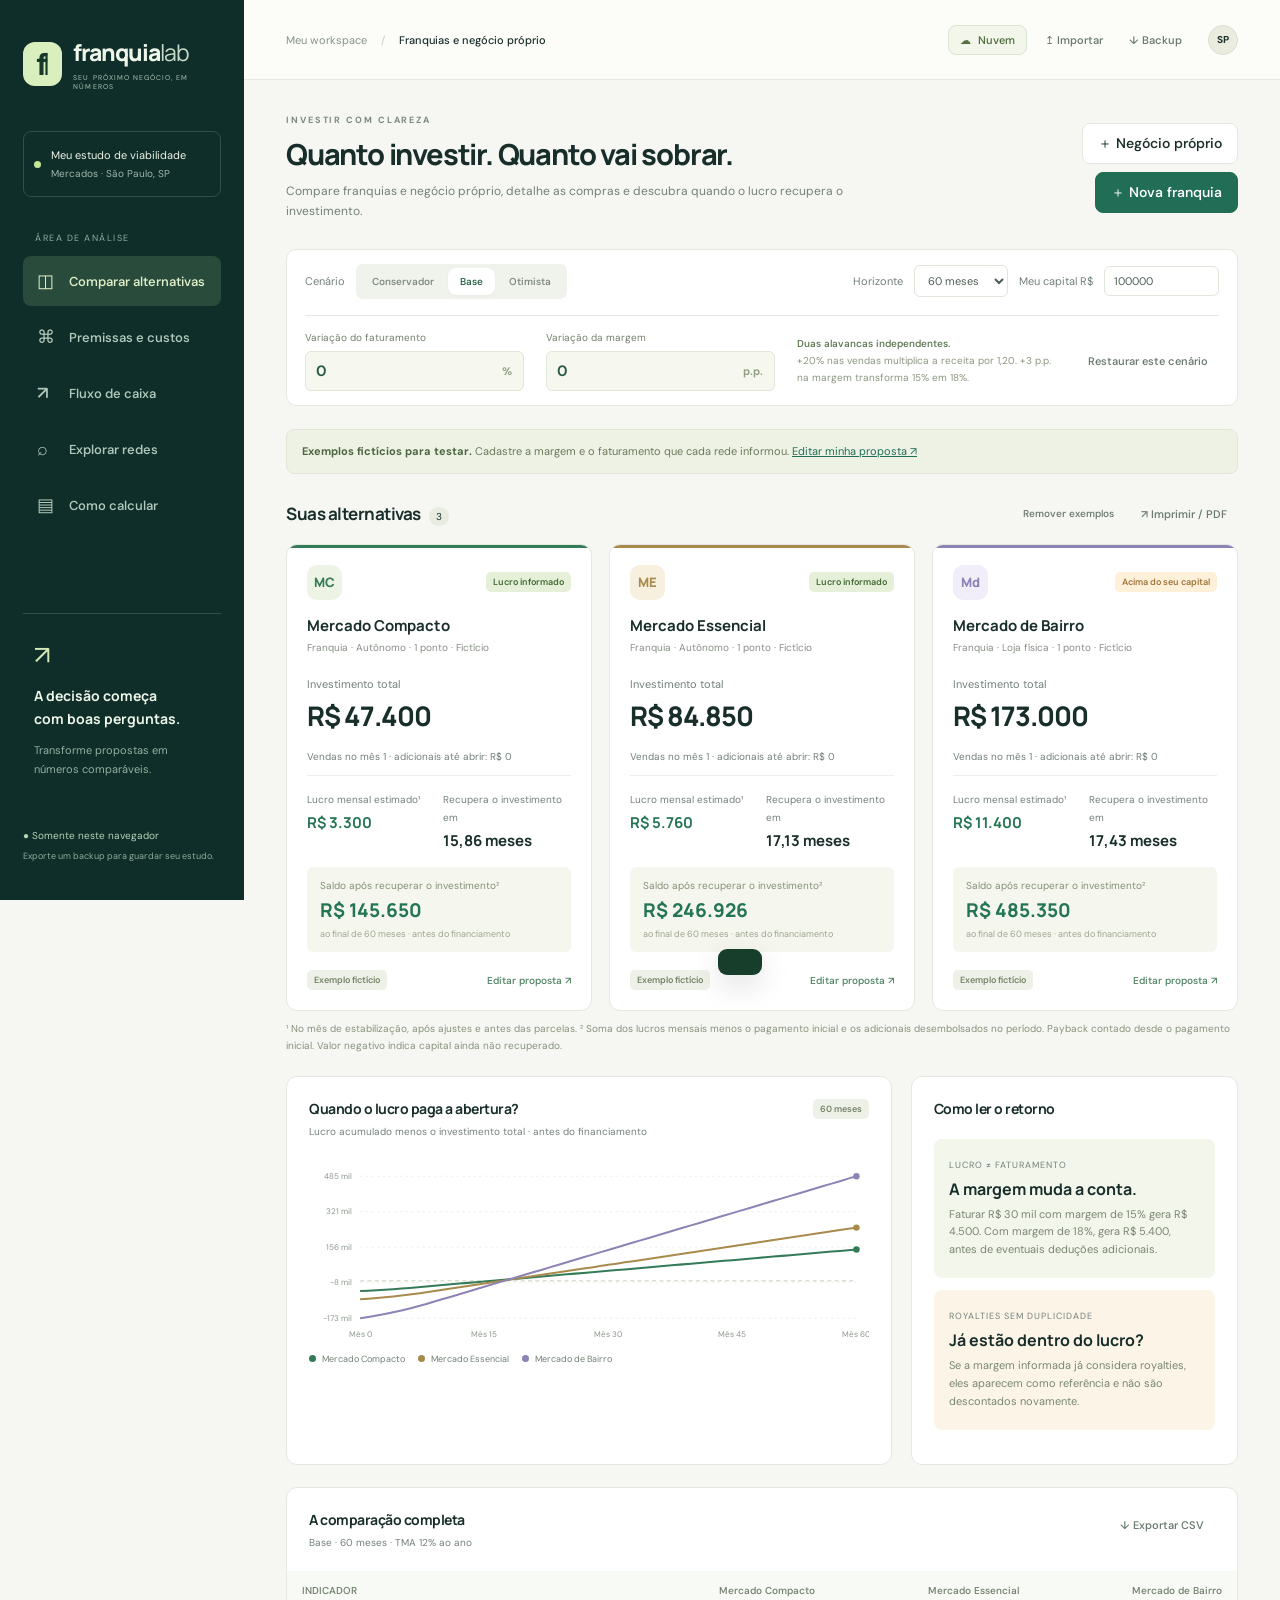
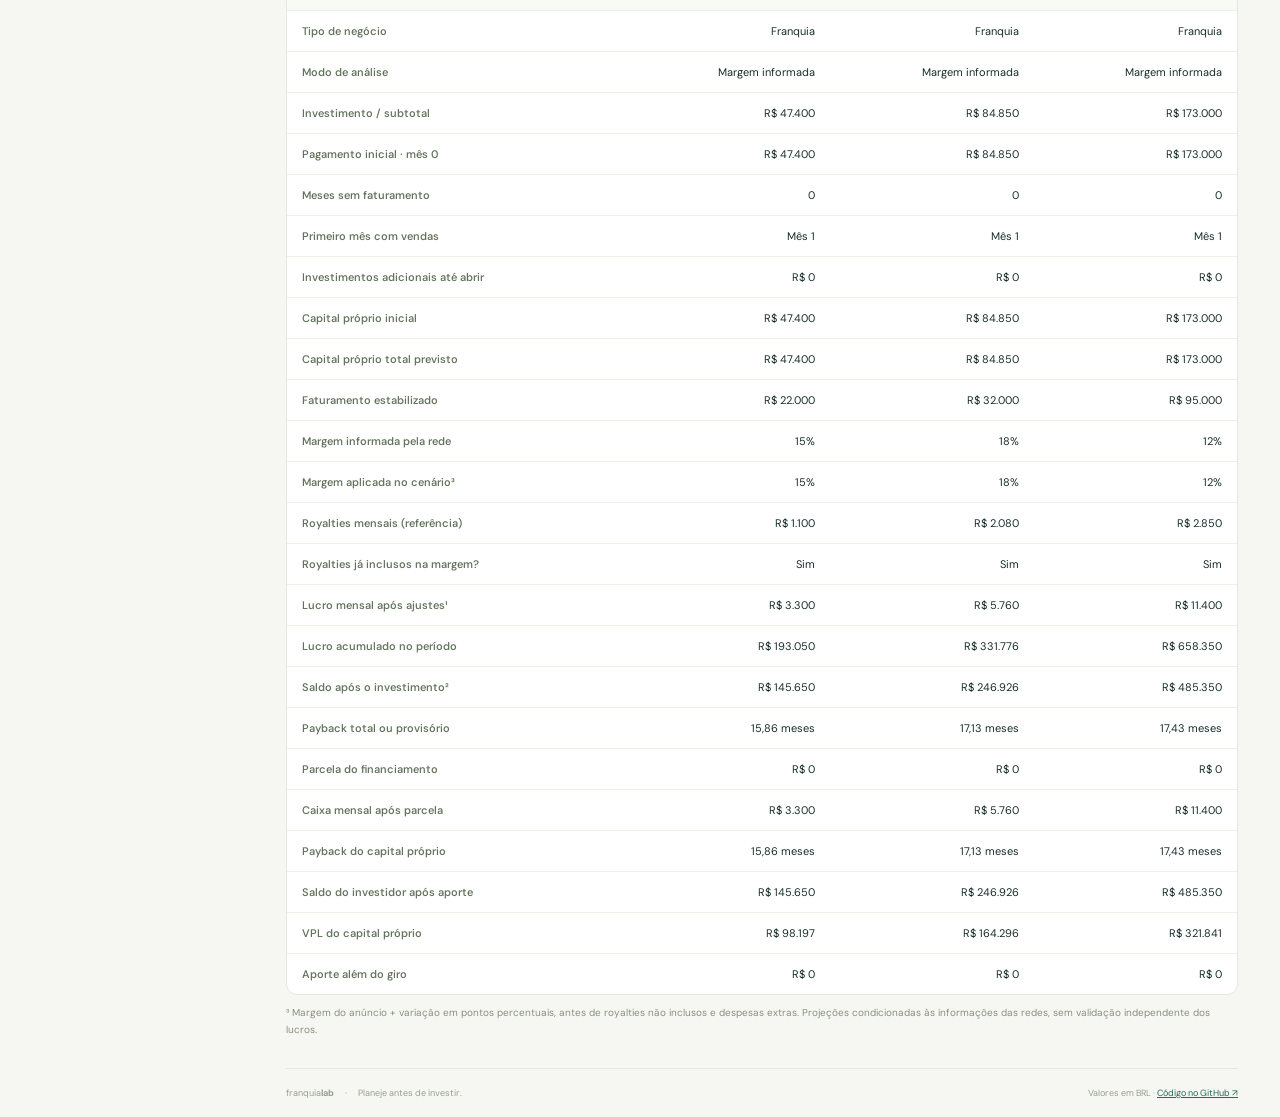
<file: index.html>
<!doctype html>
<html lang="pt-BR"><head><meta charset="utf-8"><meta name="viewport" content="width=device-width,initial-scale=1"><meta name="robots" content="noindex"><meta http-equiv="refresh" content="0;url=./public/"><title>Abrir Franquia Lab</title><script>location.replace(new URL('./public/',location.href).href);</script></head><body><p><a href="./public/">Abrir Franquia Lab</a></p></body></html>
</file>
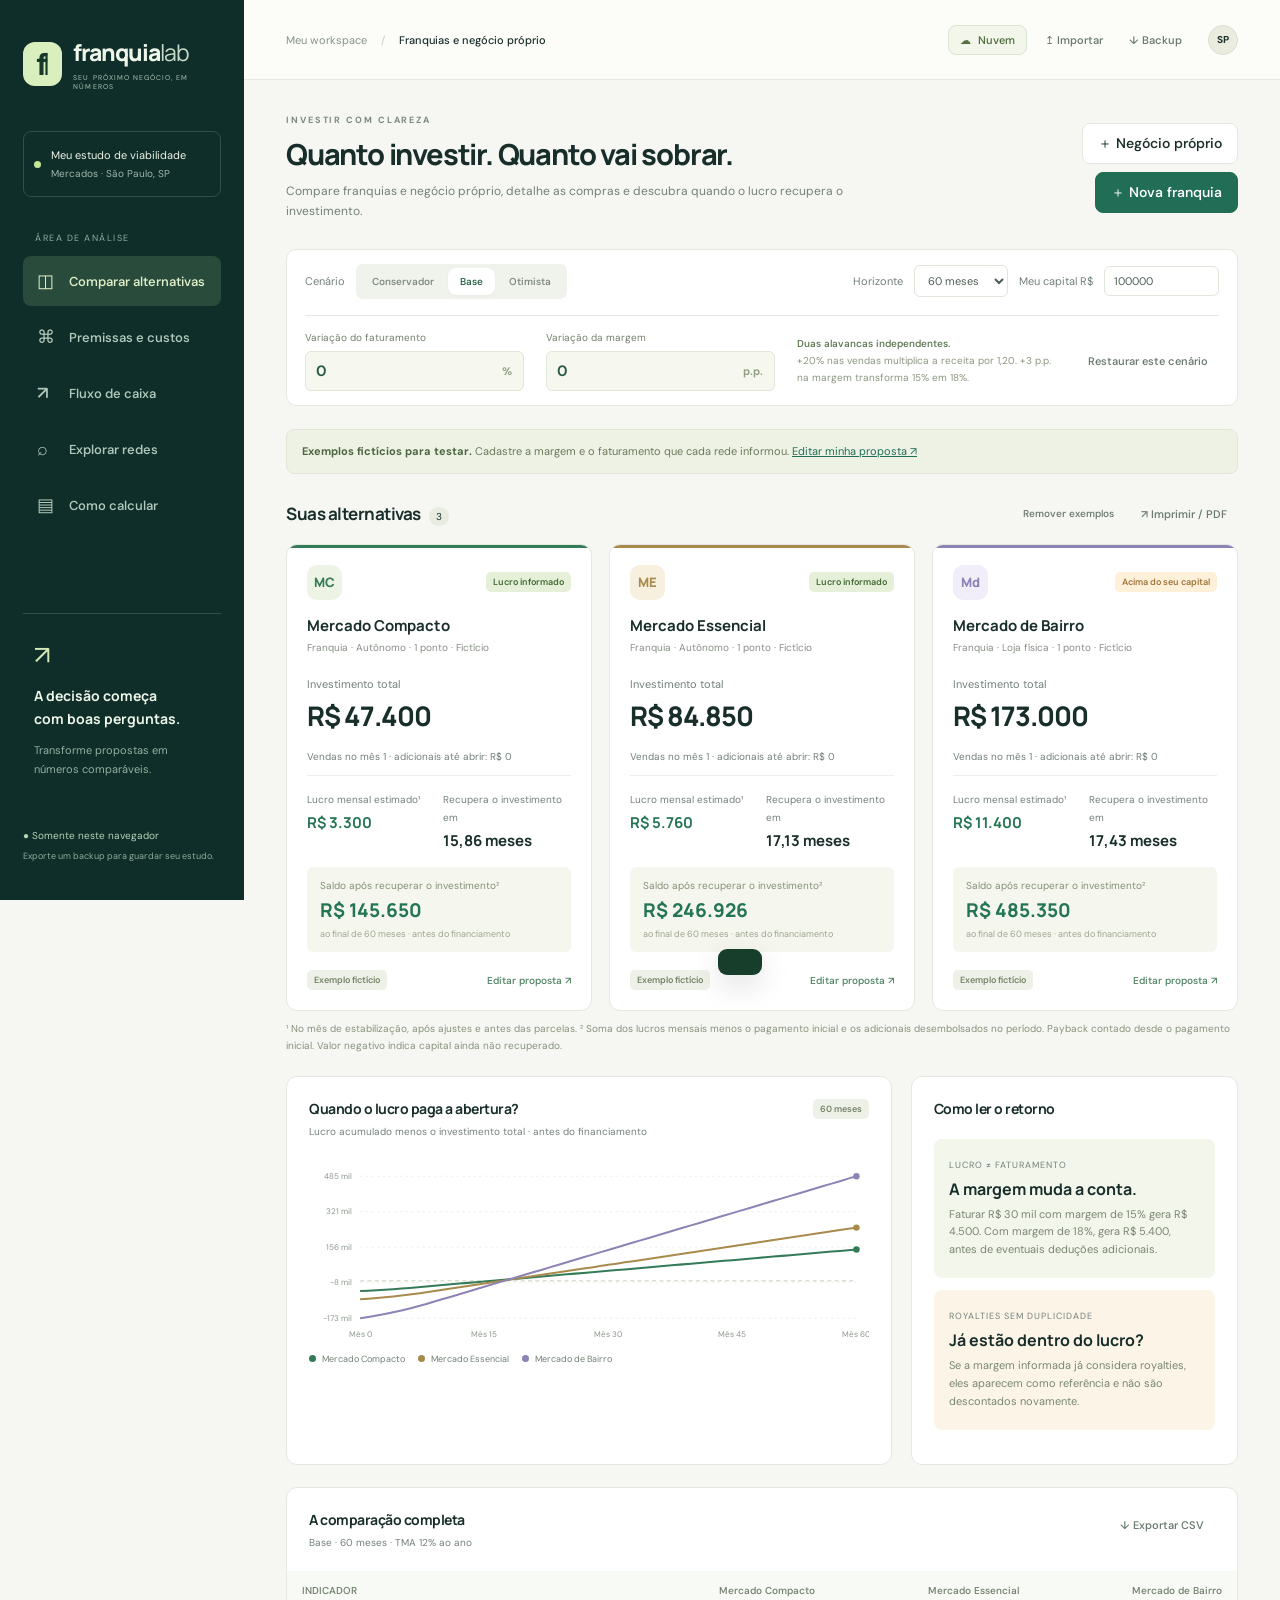
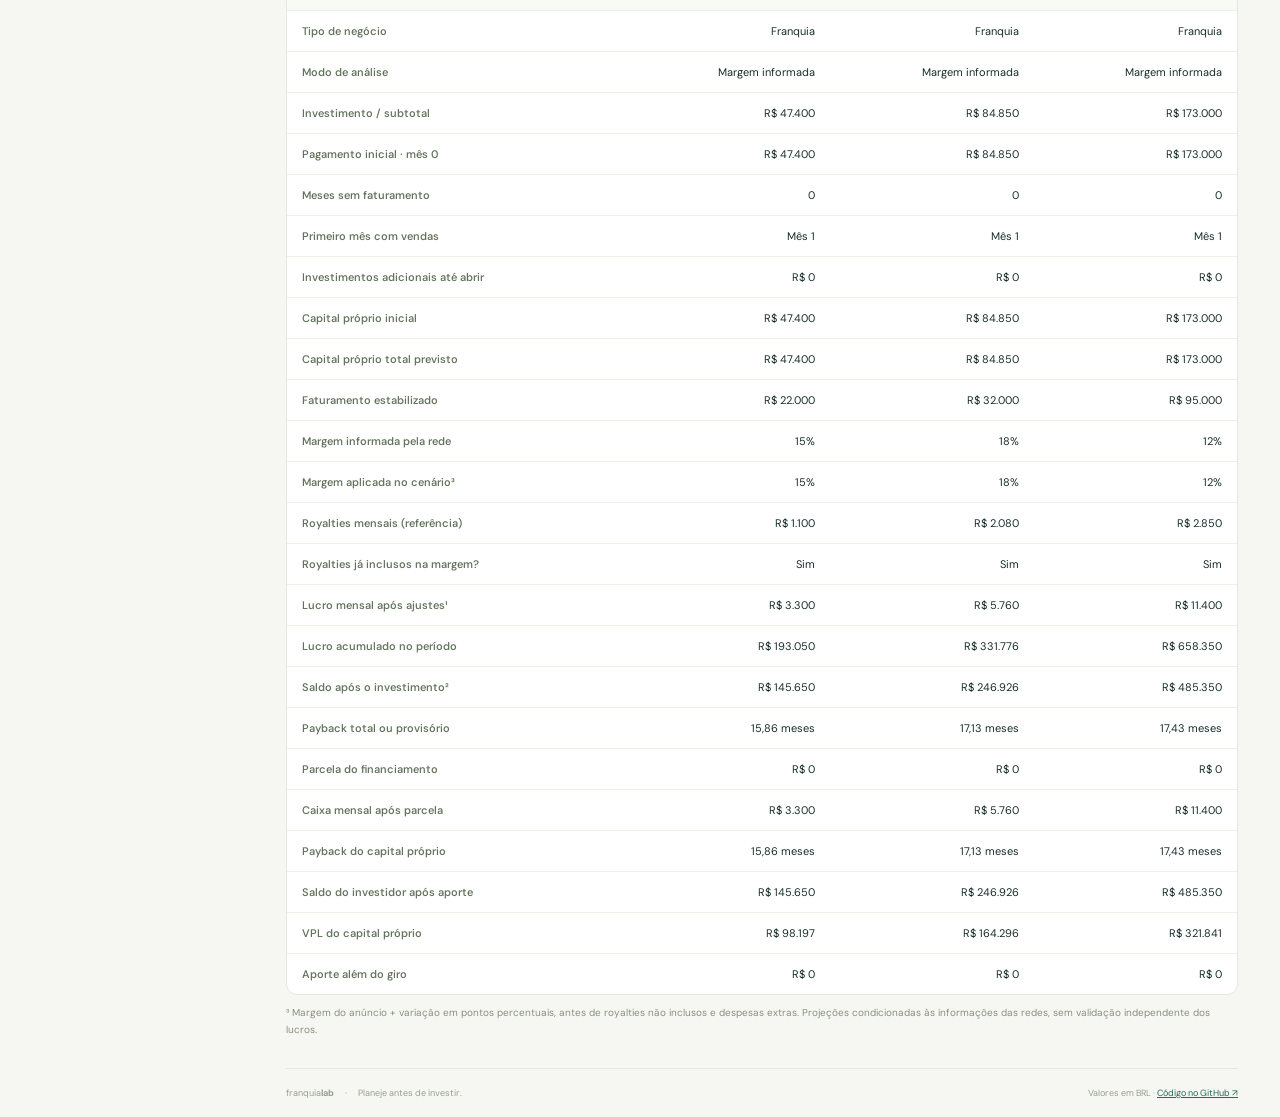
<file: public/index.html>
<!doctype html>
<html lang="pt-BR"><head><meta charset="utf-8"><meta name="viewport" content="width=device-width,initial-scale=1"><meta name="theme-color" content="#102c28"><meta name="description" content="Compare franquias e mercados independentes, modele seus custos e projete o retorno do investimento."><title>Franquia Lab — Decida com números</title><link rel="stylesheet" href="style.css?v=04b5210bc345"><link rel="stylesheet" href="cloud.css?v=9061703da3cc"></head>
<body><aside class="sidebar"><a class="brand" href="#" aria-label="Franquia Lab início"><span class="brand-icon">f<span>l</span></span><span>franquia<span class="light">lab</span><small>SEU PRÓXIMO NEGÓCIO, EM NÚMEROS</small></span></a><div class="workspace"><span class="location-dot"></span><div>Meu estudo de viabilidade<small>Mercados · São Paulo, SP</small></div></div><div class="nav-label">ÁREA DE ANÁLISE</div><nav id="nav"></nav><div class="side-bottom"><div class="side-note"><span>↗</span><strong>A decisão começa<br>com boas perguntas.</strong><p>Transforme propostas em números comparáveis.</p></div><span class="local-status">● Dados salvos neste navegador</span><small>Exporte um backup para guardar seu estudo.</small></div></aside>
<div class="main-wrap"><header class="topbar"><div><span class="crumb">Meu workspace</span><span class="slash">/</span><strong>Franquias e negócio próprio</strong></div><div class="top-actions"><button id="cloud-button" data-cloud-action="show" class="quiet cloud-button"><span class="cloud-dot">☁</span> Nuvem</button><button data-action="import" class="quiet">↥ Importar</button><button data-action="backup" class="quiet">↓ Backup</button><span class="avatar">SP</span></div></header><main><div id="app"></div><footer><span>franquia<strong>lab</strong> <span class="footer-dot">·</span> Planeje antes de investir.</span><span>Valores em BRL · <a href="https://github.com/Dcadv789/franquia-lab" target="_blank" rel="noopener noreferrer">Código no GitHub ↗</a></span></footer></main></div><div id="toast" role="status"></div><input type="file" id="import-file" accept="application/json,.json" hidden><dialog id="confirm-dialog"><h2 id="dialog-title"></h2><p id="dialog-message"></p><div class="button-row"><button id="cancel-dialog">Cancelar</button><button class="danger" id="accept-dialog">Confirmar</button></div></dialog><dialog id="cloud-dialog"></dialog><script src="model.js?v=25daa1b70677"></script><script src="site-config.js?v=e72fd173c5f7"></script><script src="cloud-crypto.js?v=d595e5fbd946"></script><script src="cloud-store.js?v=f96e7a22bbcd"></script><script src="app.js?v=c8c1aaf12e15"></script><script src="cloud-ui.js?v=51817f9fde6a"></script></body></html>
</file>
<file: public/style.css>
@import url('https://fonts.googleapis.com/css2?family=DM+Sans:wght@400;450;500;550;600;650;700&family=Manrope:wght@400;500;600;650;700;750;800&display=swap');
:root{--ink:#182e2a;--muted:#73807b;--green:#216d55;--mint:#d9efbe;--line:#e3e8e1;--paper:#f6f7f2;--red:#b24f40;--orange:#b38344;--purple:#8d83b5}*{box-sizing:border-box}body{margin:0;background:var(--paper);color:var(--ink);font:14px 'DM Sans',sans-serif}button,input,select,textarea{font:inherit}button,a,input,select,textarea{-webkit-tap-highlight-color:transparent}button{cursor:pointer;background:white;border:1px solid var(--line);padding:10px 15px;border-radius:8px;color:var(--ink);font-weight:550;transition:background .15s,transform .15s}button:hover{background:#eff3eb}button:active{transform:translateY(1px)}button:focus-visible,a:focus-visible,input:focus-visible,select:focus-visible,textarea:focus-visible{outline:3px solid #8dbda0;outline-offset:3px}a{color:var(--green)}.sidebar{position:fixed;inset:0 auto 0 0;width:244px;background:#102e29;color:#edf4e8;padding:36px 23px;display:flex;flex-direction:column;z-index:20}.brand{display:flex;align-items:center;gap:11px;color:inherit;text-decoration:none;font-family:Manrope,sans-serif;font-size:23px;font-weight:800;letter-spacing:-1px}.brand .light{font-weight:400;color:#c8dbca}.brand-icon{font-size:30px;background:var(--mint);color:#16392b;line-height:43px;text-align:center;width:42px;height:44px;border-radius:12px;letter-spacing:-5px;padding-right:4px}.brand-icon span{font-weight:400}.brand small{font:7px 'DM Sans',sans-serif;letter-spacing:1.05px;display:block;margin-top:5px;color:#aac2b6}.workspace{display:flex;gap:10px;align-items:center;border:1px solid #315046;padding:16px 10px;border-radius:8px;font-size:11px;margin:40px 0 35px}.workspace small{display:block;color:#9fb6ac;font-size:10px;margin-top:5px}.location-dot{background:#c3e797;border-radius:50%;width:7px;height:7px}.nav-label{font-size:9px;color:#90aca0;letter-spacing:1.5px;margin:0 12px 12px}nav{display:grid;gap:6px}nav button{background:transparent;border:0;color:#b1c8bc;text-align:left;display:flex;align-items:center;gap:12px;padding:13px 14px;font-size:13px}nav button.active{background:#284b3c;color:#e1f0c8}nav button:hover{background:#24473b}nav button span{font-size:18px;width:20px}.side-bottom{margin-top:auto}.side-note{border-top:1px solid #315046;padding:24px 11px}.side-note>span{display:block;font-size:26px;color:#d4eab6;margin-bottom:12px}.side-note strong{font-family:Manrope,sans-serif;line-height:1.65;font-size:14px}.side-note p{color:#94afa1;line-height:1.7;font-size:11px}.local-status{font-size:10px;color:#b5d2b6;display:block;margin-top:15px}.side-bottom>small{display:block;font-size:9px;color:#8eaa9b;line-height:1.7;margin-top:7px}.main-wrap{margin-left:244px}.topbar{height:80px;background:#fcfdf9;border-bottom:1px solid var(--line);display:flex;align-items:center;justify-content:space-between;padding:0 42px;font-size:11px}.crumb{color:#86918b}.slash{margin:0 14px;color:#c2cbc2}.topbar strong{font-weight:500}.top-actions{display:flex;gap:10px;align-items:center}.quiet{background:transparent;border:0;padding:8px;font-size:11px;color:#6b7b70}.avatar{margin-left:8px;background:#e9ecdf;border:1px solid #d9dfd0;border-radius:50%;width:30px;height:30px;display:grid;place-items:center;font-size:10px;font-weight:700}main{padding:34px 42px 18px;max-width:1600px;margin:auto}.eyebrow{text-transform:uppercase;letter-spacing:1.9px;font-size:9px;font-weight:700;color:#7c8a7e;margin-bottom:10px}.page-heading{display:flex;justify-content:space-between;align-items:center;gap:20px;margin-bottom:27px}h1{font:750 29px/1.25 Manrope,sans-serif;letter-spacing:-1.2px;margin:0 0 10px}h2{font:700 17px/1.4 Manrope,sans-serif;letter-spacing:-.5px;margin:0}h3{font:700 15px/1.4 Manrope,sans-serif;margin:0}p{line-height:1.65}.page-heading p{color:var(--muted);margin:0;font-size:12px}.primary{background:#216d55;color:white;border-color:#216d55}.primary:hover{background:#175940}.button-row{display:flex;gap:8px;align-items:center;flex-wrap:wrap}.small{font-size:11px;padding:8px 11px}.toolbar{display:flex;justify-content:space-between;align-items:center;padding:14px 18px;background:white;border:1px solid var(--line);border-radius:10px;gap:16px;margin-bottom:23px;flex-wrap:wrap}.toolbar-group{display:flex;align-items:center;gap:11px;font-size:11px}.label{color:var(--muted);font-size:11px}.segment{background:#f0f3ec;padding:4px;border-radius:7px;display:flex;gap:2px}.segment button{background:transparent;border:0;font-size:10px;padding:7px 12px;color:#7b867d}.segment button.active{background:white;color:#245e43;box-shadow:0 1px 3px #0000000a}.inline-input{border:1px solid #e0e6db;border-radius:6px;background:white;color:#4d5f54;padding:7px 9px;max-width:115px;font-size:11px}.section-title{display:flex;align-items:center;justify-content:space-between;gap:15px;margin:25px 0 15px}.section-title p{font-size:11px;color:var(--muted);margin:4px 0 0}.count{font:10px 'DM Sans',sans-serif;letter-spacing:0;background:#e7ecdf;border-radius:20px;padding:3px 7px;margin-left:6px}.badge{display:inline-flex;align-items:center;border-radius:5px;padding:4px 7px;font-size:9px;font-weight:600;background:#edf1e8;color:#768369;white-space:nowrap}.badge.good{background:#e6f0d9;color:#416a35}.badge.warn{background:#fff0da;color:#9f7439}.badge.bad{background:#f8e7e2;color:#a25042}.notice{padding:12px 15px;border:1px solid #e1e7d7;background:#eef2e5;color:#6c795a;font-size:11px;border-radius:8px;line-height:1.7;margin-bottom:20px}.notice strong{color:#4c663e}.notice.warning{background:#fff5e8;border-color:#eedcc4;color:#9e703b}.notice.error{background:#fff0eb;border-color:#edc5b8;color:#a4483a}.cards{display:grid;grid-template-columns:repeat(3,minmax(0,1fr));gap:17px}.franchise-card{background:white;border:1px solid var(--line);border-radius:11px;padding:20px;position:relative;overflow:hidden}.franchise-card:before{content:'';height:3px;background:var(--card-color);position:absolute;top:0;left:0;right:0}.card-top{display:flex;justify-content:space-between;gap:5px;align-items:center;margin-bottom:15px}.monogram{width:35px;height:35px;border-radius:10px;display:grid;place-items:center;background:var(--card-soft);color:var(--card-color);font:800 13px Manrope,sans-serif}.franchise-card h3{font-size:15px;overflow-wrap:anywhere}.subtle{font-size:10px;color:var(--muted)}.card-sub{margin:5px 0 20px;color:#879085;font-size:10px}.big-number{font:750 27px Manrope,sans-serif;letter-spacing:-1px;margin:5px 0 15px}.big-number small{font:11px 'DM Sans',sans-serif;letter-spacing:0;color:var(--muted)}.card-divider{border-top:1px solid #edf0e8;padding-top:13px;display:grid;grid-template-columns:1fr 1fr;gap:8px}.mini-value{font:700 15px Manrope,sans-serif;margin-top:5px}.positive{color:#247553}.negative{color:var(--red)}.card-foot{margin-top:18px;display:flex;align-items:center;justify-content:space-between}.edit-link{background:transparent;border:0;padding:0;color:#538666;font-size:10px}.dot{display:inline-block;width:7px;height:7px;border-radius:50%;margin-right:6px;background:var(--card-color)}.empty{background:white;border:1px dashed #c9d4bf;border-radius:12px;padding:50px;text-align:center}.empty p{color:var(--muted)}.dashboard-grid{display:grid;grid-template-columns:minmax(0,1.85fr) minmax(260px,1fr);gap:19px;margin-top:22px}.panel{background:white;border:1px solid var(--line);border-radius:11px;padding:22px;min-width:0}.panel-head{display:flex;align-items:flex-start;justify-content:space-between;margin-bottom:20px;gap:10px}.panel-head h2{font-size:14px}.panel-head p{font-size:10px;color:var(--muted);margin:5px 0 0}.legend{display:flex;gap:13px;flex-wrap:wrap;font-size:9px;margin-top:10px;color:#728074}.chart{width:100%;display:block;height:auto}.chart text{font-family:'DM Sans',sans-serif;fill:#8c978b;font-size:10px}.insight{background:#f3f6eb;border-radius:8px;padding:15px;margin-bottom:12px}.insight .label{font-size:9px;letter-spacing:1px;text-transform:uppercase}.insight strong{display:block;font:700 16px Manrope,sans-serif;margin:6px 0}.insight p{font-size:11px;color:#7a8772;line-height:1.6;margin:5px 0}.insight.orange{background:#fbf4e7}.table-wrap{overflow:auto}table{border-collapse:collapse;width:100%;font-size:11px;white-space:nowrap}th,td{text-align:right;border-bottom:1px solid #ecf0e8;padding:13px 15px}th:first-child,td:first-child{text-align:left}th{font-size:10px;color:#73816f;font-weight:550;background:#f8faf5}tbody tr:last-child td{border-bottom:0}td.metric{font-weight:550;color:#62735c}.cell-emphasis{font-weight:700;color:#28734f}.comparison-panel{padding:0;overflow:hidden;margin-top:22px}.comparison-panel .panel-head{padding:22px 22px 0}footer{border-top:1px solid var(--line);margin-top:30px;padding-top:18px;display:flex;justify-content:space-between;color:#94a08e;font-size:9px}.footer-dot{margin:0 9px}.analysis-select{display:flex;align-items:center;gap:15px;margin-bottom:20px}.analysis-select select{min-width:230px}.select{border:1px solid var(--line);padding:10px 12px;border-radius:7px;color:#3a5946;background:white}.editor-grid{display:grid;grid-template-columns:minmax(0,1fr) 280px;gap:22px;align-items:start}.forms{display:grid;gap:18px}.form-panel .panel-head{margin-bottom:18px}.step-number{background:#eaf0e1;color:#6c805c;padding:5px 8px;border-radius:5px;font-size:10px;margin-right:9px}.fields{display:grid;grid-template-columns:repeat(2,minmax(0,1fr));gap:17px 20px}.field{display:block;font-size:11px;color:#64735e;min-width:0}.field>span{display:block;margin-bottom:7px}.field input,.field select,.field textarea{width:100%;background:#fcfdf9;border:1px solid #dfe6d8;border-radius:6px;padding:10px 12px;color:#2e4834;min-width:0}.field input:focus,.field textarea:focus{border-color:#72a27a;outline:2px solid #dbedce}.field small{display:block;color:#9aa28f;font-size:9px;margin-top:5px;line-height:1.6}.field.full{grid-column:1/-1}.field textarea{min-height:80px;resize:vertical}.readout{display:flex;justify-content:space-between;font-size:11px;padding:15px 0;border-bottom:1px solid #ecf0e7;gap:10px}.readout strong{text-align:right}.sticky{position:sticky;top:20px}.summary-title{font:700 15px Manrope,sans-serif;margin-bottom:7px}.summary-total{font:750 28px Manrope,sans-serif;margin:10px 0 15px;letter-spacing:-1px}.summary-note{font-size:10px;color:#8b9683;line-height:1.7}.summary-actions{margin-top:15px;display:grid;gap:9px}.danger{background:#fff6f1;color:#a8503f;border-color:#ecd6ca}.extra-row{display:grid;grid-template-columns:1fr 100px 100px 35px;gap:7px;margin-bottom:10px}.extra-row input,.extra-row select{min-width:0;border:1px solid var(--line);border-radius:5px;padding:8px;font-size:11px}.extra-row button{padding:4px}.kpi-grid{display:grid;grid-template-columns:repeat(4,minmax(0,1fr));gap:14px;margin-bottom:20px}.kpi-grid .panel{padding:18px}.kpi-value{font:750 22px Manrope,sans-serif;letter-spacing:-.8px;margin-top:10px}.kpi-grid p{font-size:10px;color:var(--muted);margin-bottom:0}.heatmap td{text-align:center;font-weight:600}.heatmap th{text-align:center}.heatmap td.good{background:#e6f0db;color:#386c42}.heatmap td.bad{background:#f8e9e1;color:#a55b46}.heatmap td.mid{background:#f5f1df;color:#8f8053}.source-grid{display:grid;grid-template-columns:repeat(3,minmax(0,1fr));gap:18px}.source-card{display:flex;flex-direction:column}.source-card p{font-size:12px;color:#7c8774}.source-value{font:750 25px Manrope,sans-serif;margin-top:20px}.source-card a{font-size:11px;margin:15px 0;display:inline-block}.source-card button{margin-top:auto}.method-grid{display:grid;grid-template-columns:1fr 1fr;gap:18px}.method-grid p,.method-grid li{font-size:12px;color:#778370;line-height:1.9}.method-grid ul{padding-left:20px}.formula{background:#f2f5eb;padding:13px;font-size:11px;color:#527144;border-radius:7px;line-height:1.8}.check-list{display:grid;gap:12px}.check-list label{font-size:12px;color:#6b7b61;display:flex;align-items:flex-start;gap:10px;line-height:1.8}.check-list input{accent-color:var(--green);margin-top:4px}#toast{position:fixed;bottom:25px;left:calc(50% + 100px);transform:translateX(-50%) translateY(100px);background:#163e2b;color:white;box-shadow:0 10px 30px #0002;padding:13px 22px;border-radius:9px;font-size:12px;transition:transform .2s;z-index:100;max-width:85vw}#toast.show{transform:translateX(-50%) translateY(0)}dialog{max-width:450px;width:calc(100% - 40px);border:1px solid var(--line);border-radius:12px;padding:25px;background:#fcfdf8;color:var(--ink)}dialog::backdrop{background:#10291f66}dialog p{font-size:13px;color:#7b8973}dialog .button-row{justify-content:flex-end;margin-top:24px}.print-only{display:none}.scroll-note{font-size:10px;color:#87927d}.hint-link{text-decoration:none;font-size:10px;color:#7f8e75}.cash-table{max-height:600px;overflow:auto}.cash-table thead{position:sticky;top:0}.remove-demo{font-size:10px;white-space:nowrap}.saving-warning{position:fixed;top:0;left:244px;right:0;background:#fff0dd;padding:7px;text-align:center;font-size:11px;z-index:50}
@media(min-width:1500px){.cards{grid-template-columns:repeat(auto-fit,minmax(260px,1fr))}}@media(max-width:1200px){.sidebar{width:205px;padding:30px 18px}.brand{font-size:20px}.brand small{font-size:6px}.main-wrap{margin-left:205px}main{padding:28px}.topbar{padding:0 28px}.editor-grid{grid-template-columns:minmax(0,1fr) 245px}.dashboard-grid{grid-template-columns:1.6fr 1fr}.franchise-card{padding:16px}.big-number{font-size:23px}.toolbar-group{gap:7px}.cards{gap:12px}.saving-warning{left:205px}}@media(max-width:1000px){.sidebar{width:75px;padding:30px 13px}.brand>span:last-child,.workspace,.nav-label,.side-bottom{display:none}.brand-icon{width:45px}.sidebar nav{margin-top:40px}.sidebar nav button{font-size:0;padding:13px}.sidebar nav button span{font-size:20px}.main-wrap{margin-left:75px}.dashboard-grid{grid-template-columns:1fr}.insights-grid{display:grid;grid-template-columns:1fr 1fr;gap:15px}.insight{margin:0}.editor-grid{grid-template-columns:1fr}.sticky{position:static;order:-1}.sticky .readout,.sticky .summary-note{display:none}.sticky .summary-actions{display:flex}.source-grid{grid-template-columns:1fr 1fr}#toast{left:50%}.saving-warning{left:75px}}@media(max-width:700px){.sidebar{position:static;width:auto;height:auto;padding:16px 20px;flex-direction:row;align-items:center;justify-content:space-between}.brand>span:last-child{display:block;font-size:18px}.brand small{display:none}.brand-icon{width:31px;height:33px;line-height:33px;border-radius:9px;font-size:25px}.sidebar nav{margin:0;display:flex;gap:2px}.sidebar nav button{padding:9px}.sidebar nav button span{font-size:18px}.main-wrap{margin:0}.topbar{height:55px;padding:0 20px}.topbar .crumb,.topbar .slash{display:none}.avatar{display:none}main{padding:25px 18px 18px}.page-heading{align-items:flex-start;gap:12px;margin-bottom:22px}h1{font-size:24px}.page-heading p{font-size:11px;max-width:280px}.page-heading .primary{font-size:0;padding:12px}.page-heading .primary span{font-size:19px}.cards{grid-template-columns:1fr}.franchise-card{padding:20px}.big-number{font-size:27px}.toolbar{padding:12px}.toolbar-group{flex-wrap:wrap}.toolbar-group:last-child{gap:8px}.toolbar-group .label{font-size:10px}.segment button{font-size:10px;padding:7px 9px}.insights-grid,.source-grid,.method-grid{grid-template-columns:1fr}.kpi-grid{grid-template-columns:1fr 1fr}.kpi-value{font-size:20px}.panel{padding:18px}.fields{gap:16px 12px}.field{font-size:10px}.field input,.field select{padding:10px;font-size:12px}.analysis-select{align-items:flex-start;flex-direction:column}.analysis-select select{width:100%}.extra-row{grid-template-columns:1fr 70px 85px 30px;gap:4px}.extra-row input,.extra-row select{font-size:10px;padding:6px}footer{gap:15px;font-size:8px}.top-actions{gap:3px}.top-actions button{font-size:10px}.saving-warning{left:0}.section-title h2{font-size:15px}.remove-demo{font-size:9px;padding:7px}.scroll-note{font-size:9px}.notice{font-size:10px}}
@media(max-width:700px){.sidebar{flex-wrap:wrap;gap:12px}.sidebar nav{flex-wrap:wrap;justify-content:space-between;flex:1 0 100%;min-width:190px}.section-title{flex-wrap:wrap}.analysis-select{min-width:0}}
.scenario-controls{flex:1 0 100%;display:flex;align-items:center;gap:22px;padding-top:15px;border-top:1px solid var(--line)}.scenario-number{font-size:10px;color:#73816b;min-width:150px}.scenario-number>span{display:block;margin-bottom:7px}.scenario-number>div{display:flex;align-items:center;background:#f6f8f0;border:1px solid #dfe7d6;border-radius:6px;overflow:hidden}.scenario-number input{font-size:15px;font-weight:650;color:#285c40;border:0;padding:9px 10px;background:transparent;min-width:0;width:100%}.scenario-number b{font-size:11px;padding-right:11px;white-space:nowrap;color:#90a083}.scenario-explainer{flex:1;line-height:1.7;font-size:10px;color:#8b977e}.scenario-explainer strong{display:block;color:#5c7650;font-weight:550}.scenario-explainer span{display:block;max-width:390px}.mode-choice{display:flex;align-items:center;justify-content:space-between;gap:20px;padding:21px 24px;margin-bottom:22px;border-radius:11px;border:1px solid #dbe5ce;background:#eef3e5}.mode-choice .eyebrow{font-size:8px;margin-bottom:7px}.mode-choice h2{font-size:15px}.mode-options{display:flex;gap:9px}.mode-options button{text-align:left;background:#f8faf5;padding:13px 16px;border:1px solid #dce5d0;min-width:190px}.mode-options button strong{display:block;font-size:12px;font-weight:650}.mode-options button span{display:block;font-size:10px;color:#8a987f;margin-top:6px}.mode-options button.selected{background:white;border-color:#6f9a6a;box-shadow:0 0 0 1px #6f9a6a}.mode-options button.selected strong{color:#30734a}.profit-strip{margin-top:16px;padding:12px 13px;background:#f5f7ef;border-radius:6px;display:flex;flex-direction:column;gap:5px}.profit-strip>span{font-size:10px;color:#839076}.profit-strip strong{font:750 19px Manrope,sans-serif}.profit-strip small{font-size:9px;color:#9ca58f}.advanced summary{cursor:pointer;list-style:none;font-size:12px;font-weight:650;color:#5a7650}.advanced summary:after{content:'＋';float:right;font-size:16px;color:#9caf85}.advanced[open] summary{margin-bottom:20px}.advanced[open] summary:after{content:'−'}.advanced:focus-within{border-color:#acbf97}.profit-kpis .kpi-value{overflow-wrap:anywhere}.profit-kpis .label{display:block;min-height:28px}
@media(max-width:1200px){.mode-choice{flex-direction:column;align-items:stretch}.mode-options button{flex:1}.scenario-controls{gap:15px;flex-wrap:wrap}.scenario-explainer{min-width:150px}.scenario-number{flex:1;max-width:200px}.scenario-controls>.quiet{margin-left:auto}}
@media(max-width:700px){.mode-options{flex-direction:column}.mode-options button{min-width:0}.mode-choice{padding:17px}.scenario-explainer{flex-basis:100%;order:3}.scenario-controls>.quiet{order:4}.scenario-number{min-width:0;max-width:none;flex:1 0 40%}.profit-kpis .kpi-value{font-size:19px}.profit-kpis .label{min-height:32px}.scenario-controls{gap:12px}.scenario-number input{padding:9px}.scenario-number>span{font-size:9px}}
@media print{body{background:white;font-size:11px}.sidebar,.topbar,button,.toolbar,.analysis-select,footer,.saving-warning,.mode-choice{display:none!important}.main-wrap{margin:0}main{padding:0;max-width:none}.cards{grid-template-columns:repeat(3,1fr)}.panel,.franchise-card{break-inside:avoid}.dashboard-grid{grid-template-columns:1fr 1fr}.page-heading{margin-bottom:15px}.print-only{display:block}.table-wrap,.cash-table{overflow:visible;max-height:none}th,td{padding:8px}.page-heading p{color:#333}*{print-color-adjust:exact;-webkit-print-color-adjust:exact}@page{size:A4 landscape;margin:12mm}}
.proposal-notes{margin-bottom:20px}
.fields>.full{grid-column:1/-1}.purchase-row{padding:15px;background:#f8faf5;border:1px solid var(--line);border-radius:8px;margin-bottom:12px}.purchase-main{display:grid;grid-template-columns:minmax(140px,2fr) minmax(110px,1.3fr) minmax(60px,.65fr) minmax(100px,1fr) minmax(85px,.8fr) 30px;gap:10px;align-items:end}.purchase-row label{min-width:0}.purchase-row label>span,.purchase-subtotal>span{display:block;font-size:10px;color:var(--muted);margin-bottom:7px}.purchase-row input,.purchase-row select{width:100%;min-width:0;padding:10px;border:1px solid #dfe6d8;border-radius:6px;background:white;color:var(--ink);font-size:12px}.purchase-subtotal strong{display:block;white-space:nowrap;padding:11px 0;font-size:12px;color:var(--green)}.purchase-main>button{padding:10px 0}.purchase-note{display:block;margin-top:12px}.purchase-totals{padding:12px 16px;background:#eef3e5;border-radius:8px;margin-top:15px}.purchase-totals>div{display:flex;justify-content:space-between;gap:14px;padding:8px 0;color:#5e7555;font-size:11px}.purchase-totals .purchase-grand{font-size:14px;border-top:1px solid #d4e0c7;margin-top:5px;padding-top:14px}.new-options{justify-content:flex-end}@media(max-width:1400px){.purchase-main{grid-template-columns:1.5fr 1fr 1fr 30px}.purchase-main .purchase-name{grid-column:1/3}.purchase-main label:nth-child(2){grid-column:3/5}.purchase-main label:nth-child(3){grid-column:1}.purchase-main label:nth-child(4){grid-column:2}}@media(max-width:700px){.page-heading{flex-wrap:wrap}.new-options{width:100%;justify-content:flex-start}.page-heading .new-options .primary{font-size:11px;padding:10px 15px}.page-heading .new-options .primary span{font-size:14px}.new-options>button{font-size:11px}.purchase-row{padding:12px}.purchase-main{grid-template-columns:minmax(0,1fr) minmax(0,1fr) 28px;gap:10px}.purchase-main .purchase-name{grid-column:1/-1}.purchase-main label:nth-child(2){grid-column:1/-1}.purchase-main label:nth-child(3){grid-column:1}.purchase-main label:nth-child(4){grid-column:2/4}.purchase-subtotal{grid-column:1/3}.purchase-note input{font-size:11px}}
.opening-schedule>.label{display:block;margin-bottom:10px}.opening-row{display:grid;grid-template-columns:minmax(120px,1.5fr) minmax(85px,1fr) minmax(90px,1fr) 32px;gap:9px;align-items:end;margin-bottom:12px}.opening-row label>span{display:block;font-size:10px;color:var(--muted);margin-bottom:6px}.opening-row input,.opening-row select{width:100%;min-width:0;border:1px solid var(--line);border-radius:6px;padding:10px;background:#fcfdf9;color:var(--ink)}.opening-row button{padding:10px 0}.preopening-month td{background:#fbf4e7}button:disabled{opacity:.5;cursor:default}@media(max-width:700px){.opening-row{grid-template-columns:1fr 1fr 32px}.opening-row label:first-child{grid-column:1/-1}.opening-row label>span{font-size:9px}.opening-row input,.opening-row select{padding:9px}}
</file>
<file: public/cloud.css>
#cloud-dialog{max-width:575px;max-height:90dvh;overflow:auto;padding:27px}#cloud-dialog .eyebrow{font-size:8px}.cloud-heading{display:flex;gap:12px;align-items:center;justify-content:space-between;margin-bottom:20px}.cloud-heading h2{font-size:21px}.cloud-heading>button{font-size:24px;padding:0 6px}.cloud-status-box{background:#eef4e5;border:1px solid #dde7ce;padding:15px;border-radius:9px;margin-bottom:20px}.cloud-status-box strong{font-size:12px;font-weight:600;line-height:1.7;display:block}.cloud-status-box small{display:block;font-size:10px;color:#859378;margin-top:6px}.cloud-help{font-size:11px;color:#7f8e72;line-height:1.8;margin:12px 0}.cloud-actions{display:flex;gap:10px;flex-wrap:wrap;margin-top:17px}.cloud-actions .notice{flex-basis:100%;margin:0}.cloud-actions button{font-size:11px}.cloud-divider{border-top:1px solid var(--line);margin:22px 0}.cloud-button{border:1px solid #dce5d1;background:#f2f6eb;padding:7px 11px;color:#537143}.cloud-button[data-status="synced"]{color:#28734f;border-color:#c5dec4}.cloud-button[data-status="conflict"],.cloud-button[data-status="error"]{color:#a16a36;border-color:#e4cfaa}.cloud-dot{margin-right:4px}#cloud-current-code{font-family:monospace;font-size:12px;letter-spacing:.4px}button:disabled{opacity:.5;cursor:wait}.cloud-actions button.quiet:disabled{cursor:wait}
@media(max-width:700px){.topbar{padding:0 16px}.topbar strong{font-size:10px}.top-actions .quiet{padding:6px;font-size:9px}.cloud-button{padding:6px 8px!important}.cloud-dot{margin-right:2px}#cloud-dialog{padding:20px}.cloud-heading h2{font-size:19px}.cloud-actions{flex-direction:column}.cloud-actions button{text-align:center}}
@media print{#cloud-dialog,.cloud-button{display:none!important}}
</file>
